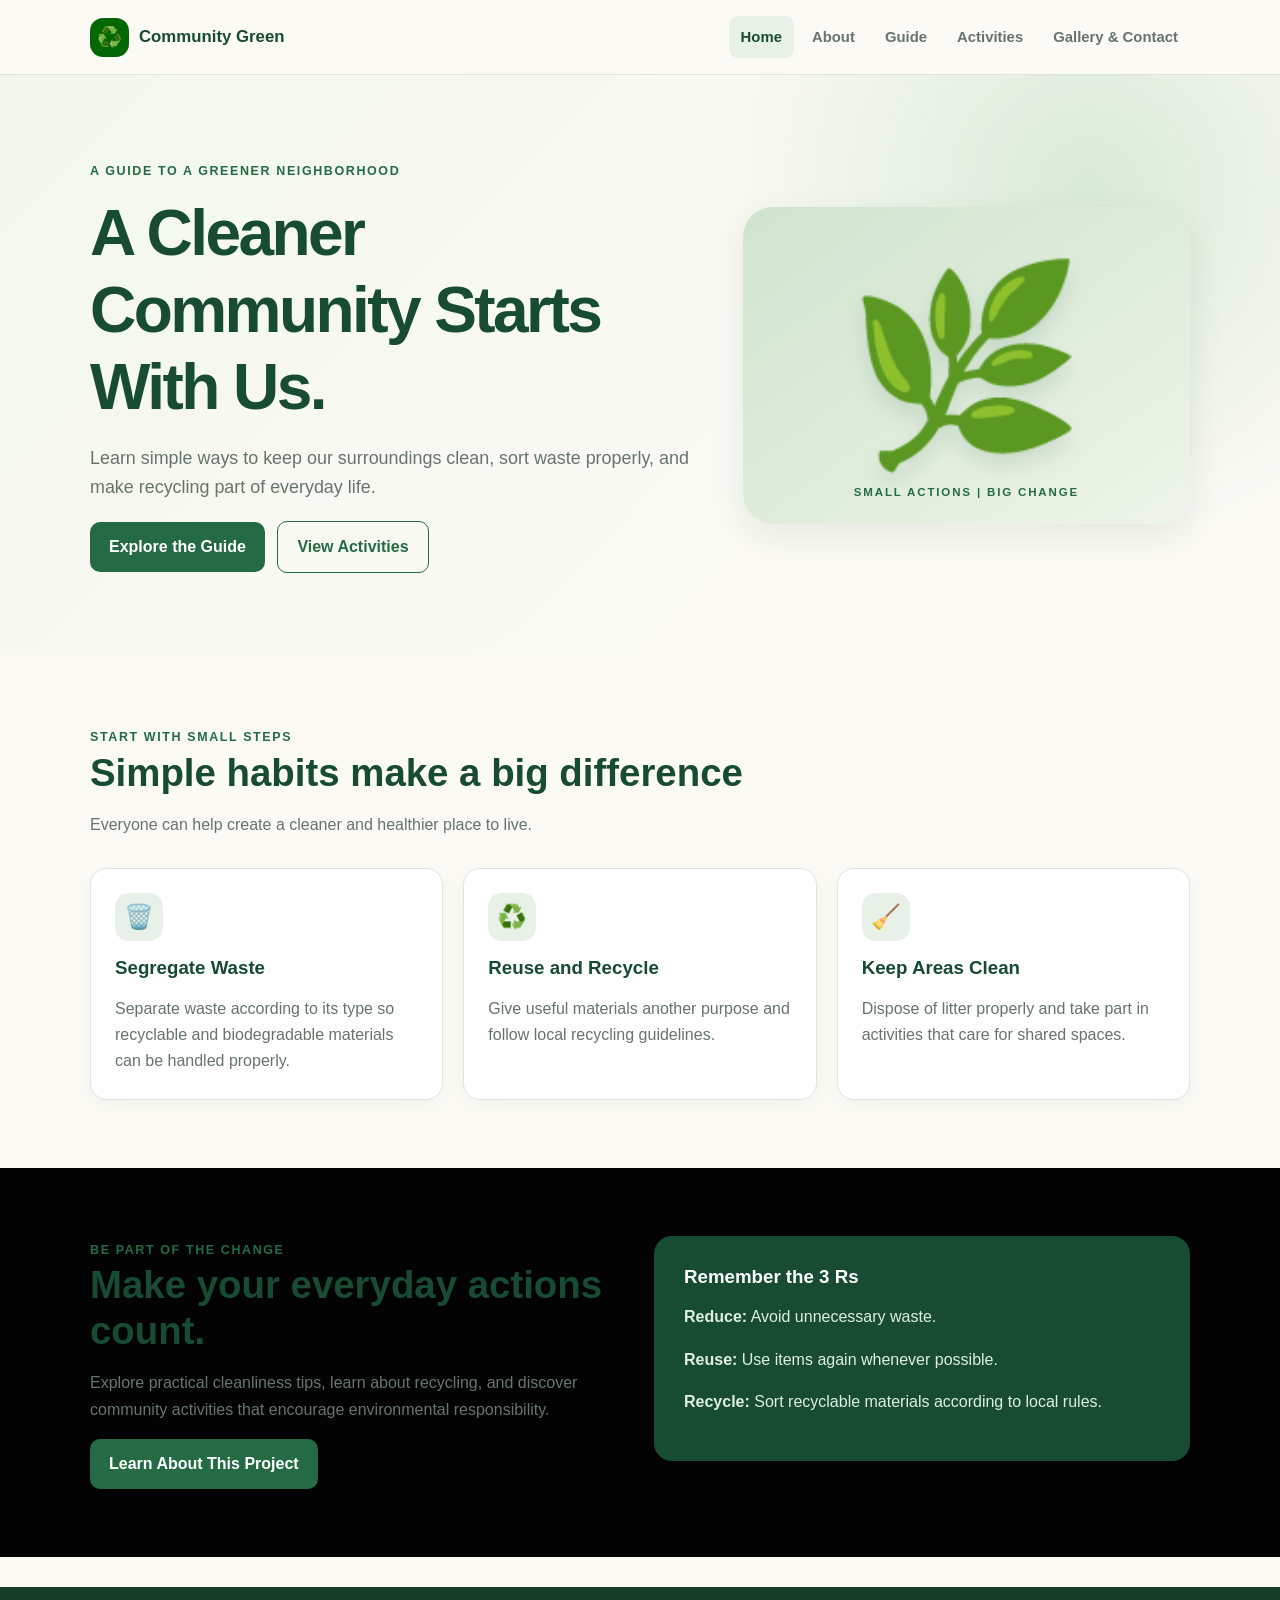
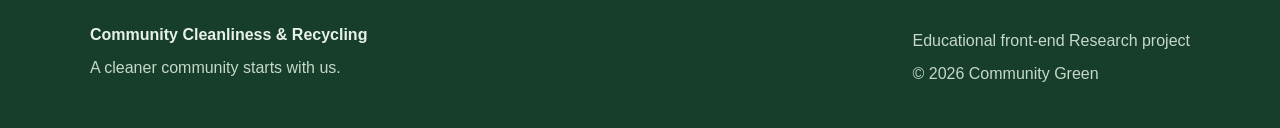
<file: Community Cleanliness Recycling Guide/index.html>
<!DOCTYPE html>
<html lang="en">
<head>
  <meta charset="UTF-8">
  <meta name="viewport" content="width=device-width, initial-scale=1.0">
  <title>Home | Community Cleanliness & Recycling </title>


  <link rel="stylesheet" href="css/style.css">


  <script src="js/script.js" defer></script>


</head>


<body>


  <header class="site-header">

    <div class="container nav-wrap">
            <a class="brand" href="index.html"><span class="brand-mark" aria-hidden="true">♻️</span>
              <span>Community Green</span></a>
          <button class="menu-toggle" type="button" aria-label="Toggle navigation" aria-expanded="false">☰</button>
          <nav class="nav-links" aria-label="Main navigation">
          <a href="index.html" class="active" aria-current="page">Home</a>
          <a href="about.html" class="">About</a>
          <a href="guide.html" class="">Guide</a>
          <a href="activities.html" class="">Activities</a>
          <a href="gallery.html" class="">Gallery & Contact</a></nav>
          </div>
  </header>
  
<main>
  <section class="hero">
    <div class="container hero-grid">
      <div>
        <span class="eyebrow">A guide to a greener neighborhood</span>
        <h1>A Cleaner Community Starts With Us.</h1>
        <p class="lead">Learn simple ways to keep our surroundings clean, sort waste properly, and make recycling part of everyday life.</p>
        <a class="btn" href="guide.html">Explore the Guide</a>
        <a class="btn btn-outline" href="activities.html">View Activities</a>
      </div>
      <div class="hero-art" role="img" aria-label="Green leaf symbolizing a healthy environment">
        <span class="big-leaf" aria-hidden="true">🌿</span>
      </div>
    </div>
  </section>

  <section class="section">
    <div class="container">
      <div class="section-head"><span class="eyebrow">Start with small steps</span><h2>Simple habits make a big difference</h2>
        <p>Everyone can help create a cleaner and healthier place to live.</p></div>
      <div class="cards">
        <article class="card"><div class="card-icon" aria-hidden="true">🗑️</div>
          <h3>Segregate Waste</h3>
          <p>Separate waste according to its type so recyclable and biodegradable materials can be handled properly.</p>
        </article>
        <article class="card"><div class="card-icon" aria-hidden="true">♻️</div>
          <h3>Reuse and Recycle</h3>
          <p>Give useful materials another purpose and follow local recycling guidelines.</p>
        </article>
        <article class="card"><div class="card-icon" aria-hidden="true">🧹</div>
          <h3>Keep Areas Clean</h3>
          <p>Dispose of litter properly and take part in activities that care for shared spaces.</p>
        </article>
      </div>
    </div>
  </section>

  <section class="section section-soft">
    <div class="container two-col">
      <div>
        <span class="eyebrow">Be part of the change</span>
        <h2>Make your everyday actions count.</h2>
        <p class="muted">Explore practical cleanliness tips, learn about recycling, 
          and discover community activities that encourage environmental responsibility.</p>
          <a class="btn" href="about.html">Learn About This Project</a>
        </div>
      <div class="callout"><h3>Remember the 3 Rs</h3><p><strong>Reduce:</strong> Avoid unnecessary waste.</p>
        <p><strong>Reuse:</strong> Use items again whenever possible.</p>
        <p><strong>Recycle:</strong> Sort recyclable materials according to local rules.</p></div>
    </div>
  </section>
</main>

  <footer class="site-footer">
    <div class="container footer-grid">
      <div><strong>Community Cleanliness & Recycling</strong>
        <p>A cleaner community starts with us.</p>
      </div>
      <div><p>Educational front-end Research project</p>
        <p>© <span id="currentYear"></span> Community Green</p>
      </div>
    </div>
  </footer>
</body>
</html>
</file>
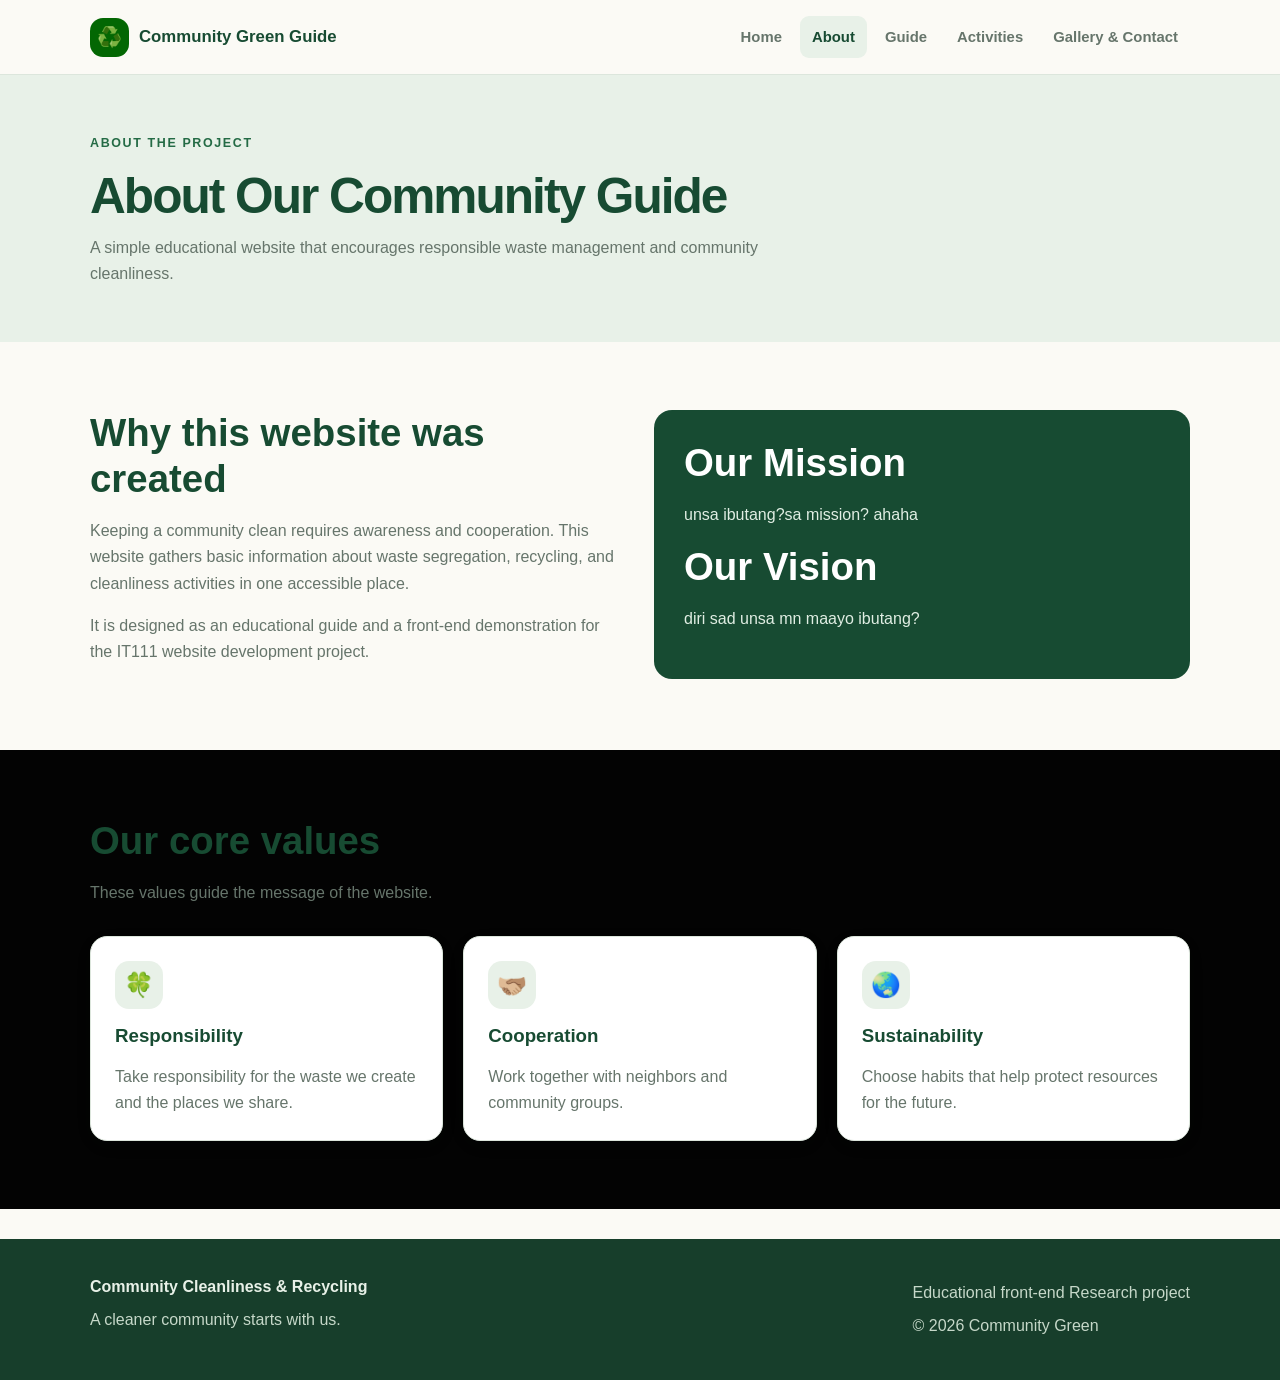
<file: Community Cleanliness Recycling Guide/about.html>
<!DOCTYPE html>
<html lang="en">
<head>
  <meta charset="UTF-8">
  <meta name="viewport" content="width=device-width, initial-scale=1.0">
  <title>About Us | Community Cleanliness & Recycling</title>
  <link rel="stylesheet" href="css/style.css">
  <script src="js/script.js" defer></script>
</head>
<body>
  <header class="site-header">
    <div class="container nav-wrap">
      <a class="brand" href="index.html"><span class="brand-mark" aria-hidden="true">♻️</span>  
      </span><span>Community Green Guide</span></a>
      <button class="menu-toggle" type="button" aria-label="Toggle navigation" aria-expanded="false">☰</button>
      <nav class="nav-links" aria-label="Main navigation"><a href="index.html" class="">Home</a>
<a href="about.html" class="active" aria-current="page">About</a>
<a href="guide.html" class="">Guide</a>
<a href="activities.html" class="">Activities</a>
<a href="gallery.html" class="">Gallery & Contact</a></nav>
    </div>
  </header>
  
<main>
<section class="page-hero">
    <div class="container">
      <span class="eyebrow">
        About the project</span>
    <h1>About Our Community Guide</h1>
    <p>A simple educational website that encourages responsible waste management and community cleanliness.</p>
  </div>
</section>
<section class="section">
    <div class="container two-col">
    <div><h2>Why this website was created</h2>
      <p class="muted">Keeping a community clean requires awareness and cooperation. 
        This website gathers basic information about waste segregation, 
        recycling, and cleanliness activities in one accessible place.</p>
      <p class="muted">It is designed as an educational guide and a 
        front-end demonstration for the IT111 website development project.</p>
    </div>
    <div class="callout">
      <h2>Our Mission</h2>
      <p>unsa ibutang?sa mission? ahaha</p>
      <h2>Our Vision</h2>
      <p>diri sad unsa mn maayo ibutang?</p></div>
  </div>
</section>
<section class="section section-soft">
  <div class="container">
    <div class="section-head">
      <h2>Our core values</h2>
      <p>These values guide the message of the website.</p>
    </div>
    <div class="cards">
    <article class="card"><div class="card-icon">🍀
    </div>
      <h3>Responsibility</h3>
      <p>Take responsibility for the waste we create and the places we share.</p>
    </article>
    <article class="card"><div class="card-icon">🫱🏼‍🫲🏽
    </div>
      <h3>Cooperation</h3>
      <p>Work together with neighbors and community groups.</p>
    </article>
    <article class="card"><div class="card-icon">🌏
    </div>
    <h3>Sustainability</h3>
    <p>Choose habits that help protect resources for the future.</p>
  </article>
    </div>
  </div>

</section>
</main>


  <footer class="site-footer">
    <div class="container footer-grid">
      <div>
        <strong>Community Cleanliness & Recycling</strong>
        <p>A cleaner community starts with us.</p>
      </div>
      <div>
        <p>Educational front-end Research project</p>
        <p>© <span id="currentYear"></span> Community Green</p>
      </div>
    </div>
  </footer>
</body>
</html>
</file>
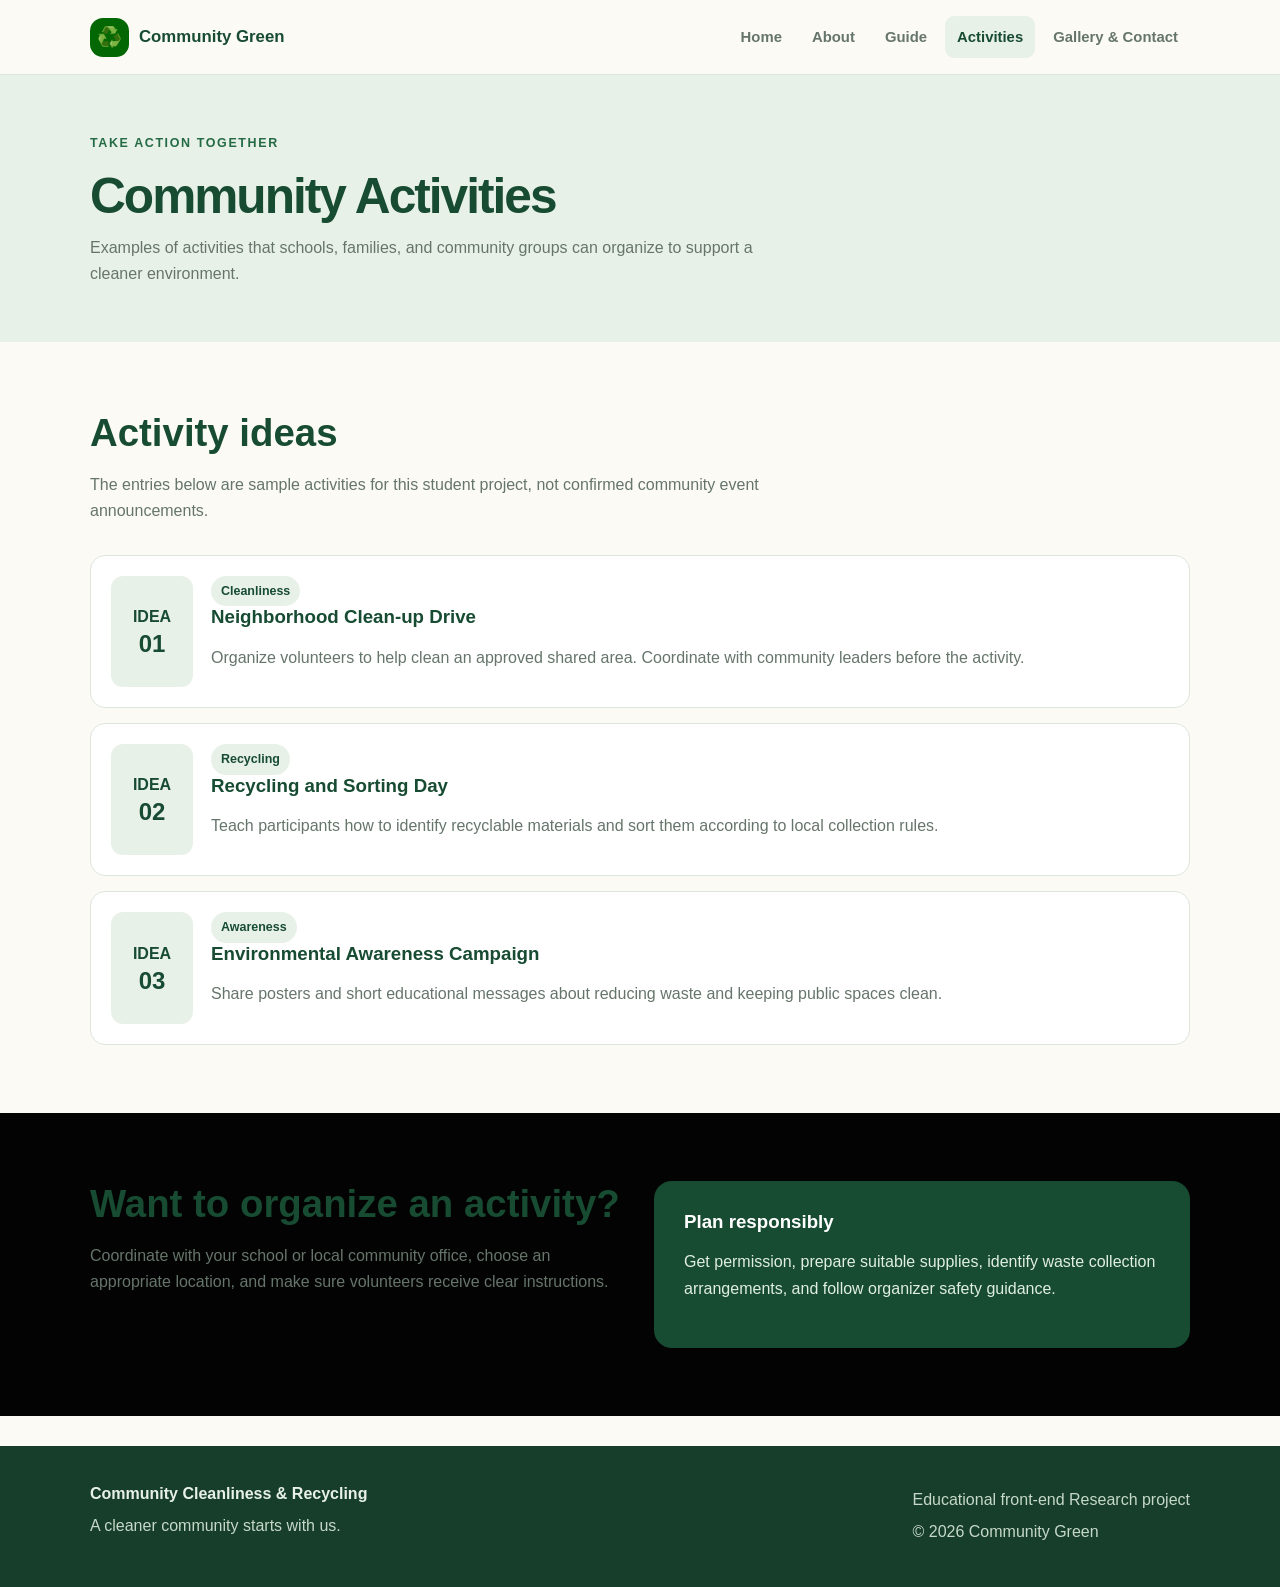
<file: Community Cleanliness Recycling Guide/activities.html>
<!DOCTYPE html>
<html lang="en">
<head>
  <meta charset="UTF-8">
  <meta name="viewport" content="width=device-width, initial-scale=1.0">
  <title>Community Activities | Community Cleanliness & Recycling</title>
  <link rel="stylesheet" href="css/style.css">
  <script src="js/script.js" defer></script>
</head>
<body>
  <header class="site-header">
    <div class="container nav-wrap">
      <a class="brand" href="index.html"><span class="brand-mark" aria-hidden="true">♻️</span><span>Community Green</span></a>
      <button class="menu-toggle" type="button" aria-label="Toggle navigation" aria-expanded="false">☰</button>
      <nav class="nav-links" aria-label="Main navigation"><a href="index.html" class="">Home</a>
<a href="about.html" class="">About</a>
<a href="guide.html" class="">Guide</a>
<a href="activities.html" class="active" aria-current="page">Activities</a>
<a href="gallery.html" class="">Gallery & Contact</a></nav>
    </div>
  </header>
  
<main>
  <section class="page-hero"><div class="container"><span class="eyebrow">Take action together</span><h1>Community Activities</h1><p>Examples of activities that schools, families, and community groups can organize to support a cleaner environment.</p></div></section>
  <section class="section"><div class="container">
    <div class="section-head"><h2>Activity ideas</h2><p>The entries below are sample activities for this student project, not confirmed community event announcements.</p></div>
    <div class="event-list">
      <article class="event"><div class="date-box"><span>IDEA</span><strong>01</strong></div><div><span class="pill">Cleanliness</span><h3>Neighborhood Clean-up Drive</h3><p class="muted">Organize volunteers to help clean an approved shared area. Coordinate with community leaders before the activity.</p></div></article>
      <article class="event"><div class="date-box"><span>IDEA</span><strong>02</strong></div><div><span class="pill">Recycling</span><h3>Recycling and Sorting Day</h3><p class="muted">Teach participants how to identify recyclable materials and sort them according to local collection rules.</p></div></article>
      <article class="event"><div class="date-box"><span>IDEA</span><strong>03</strong></div><div><span class="pill">Awareness</span><h3>Environmental Awareness Campaign</h3><p class="muted">Share posters and short educational messages about reducing waste and keeping public spaces clean.</p></div></article>
    </div>
  </div></section>
  <section class="section section-soft"><div class="container two-col"><div><h2>Want to organize an activity?</h2><p class="muted">Coordinate with your school or local community office, choose an appropriate location, and make sure volunteers receive clear instructions.</p></div><div class="callout"><h3>Plan responsibly</h3><p>Get permission, prepare suitable supplies, identify waste collection arrangements, and follow organizer safety guidance.</p></div></div></section>
</main>

  <footer class="site-footer">
    <div class="container footer-grid">
      <div><strong>Community Cleanliness & Recycling </strong><p>A cleaner community starts with us.</p></div>
      <div><p>Educational front-end Research project</p><p>© <span id="currentYear"></span> Community Green </p></div>
    </div>
  </footer>
</body>
</html>
</file>
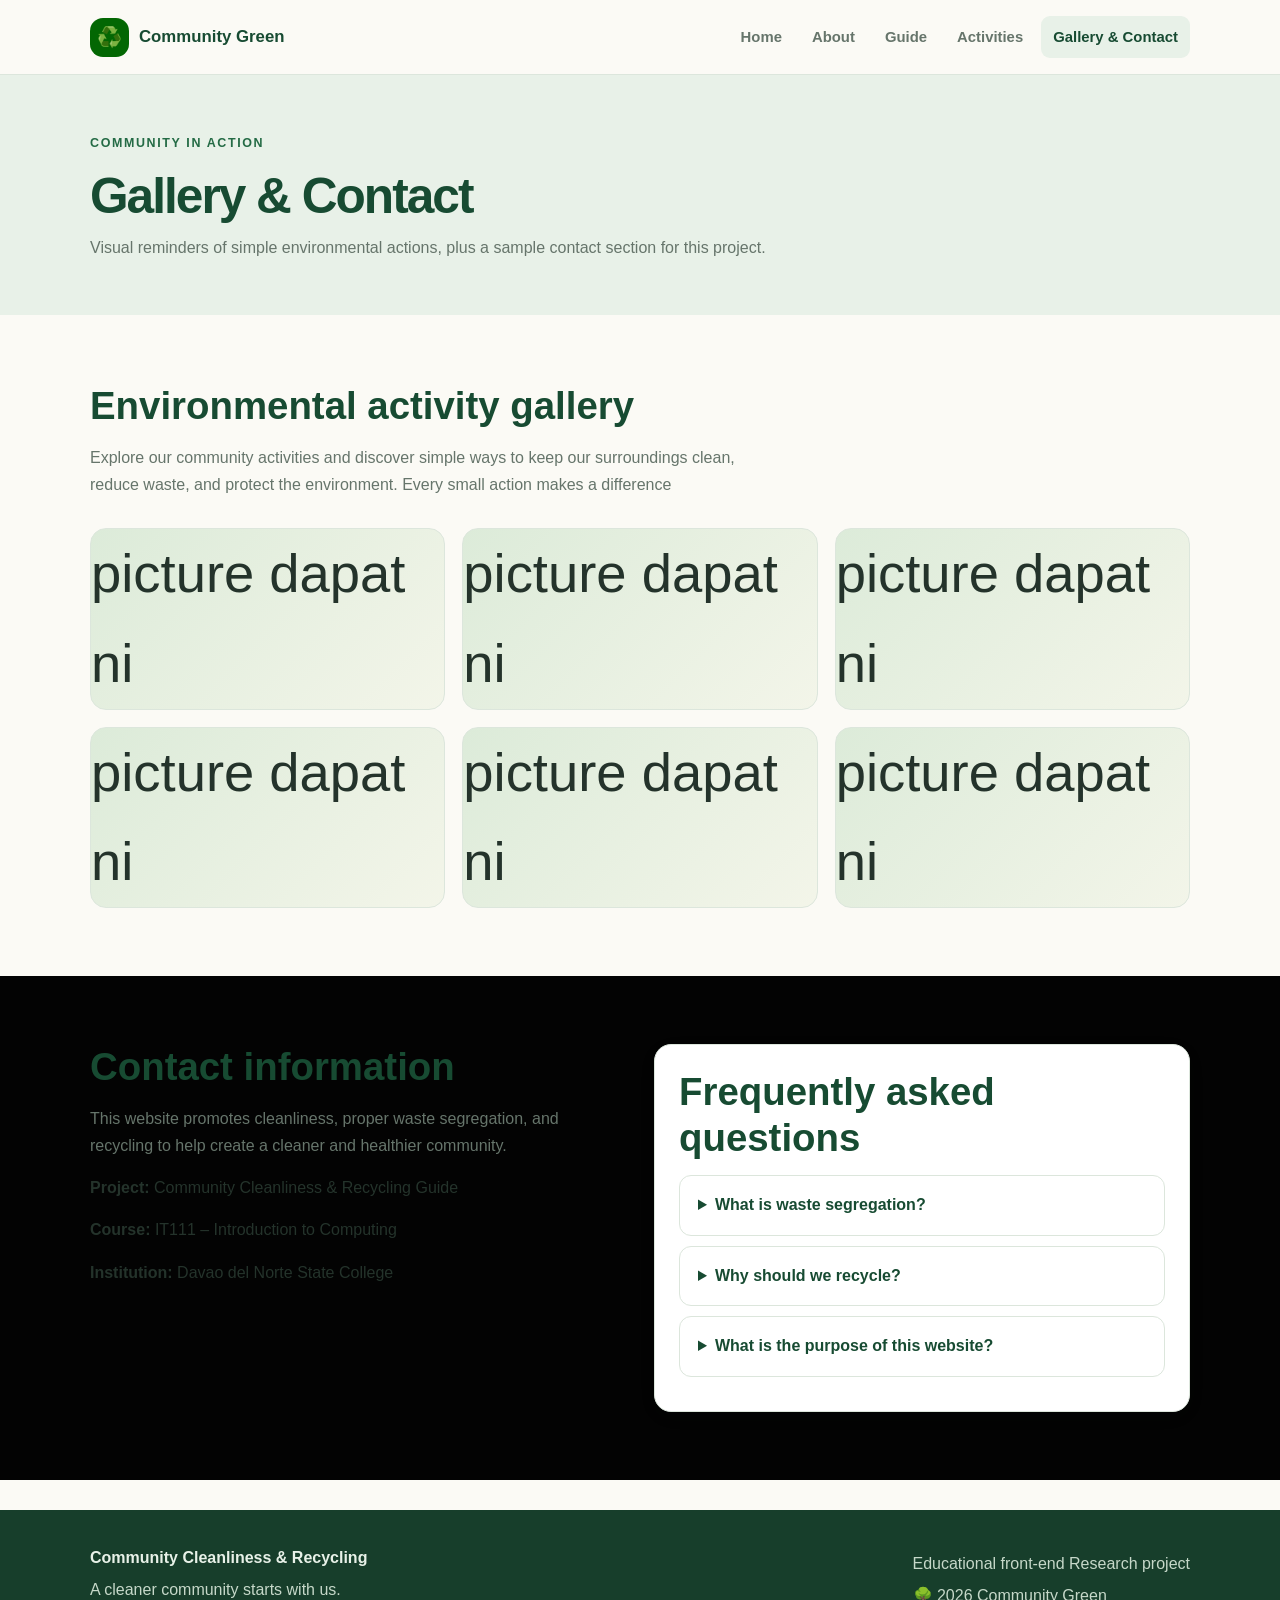
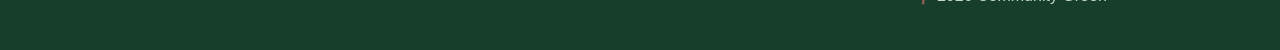
<file: Community Cleanliness Recycling Guide/gallery.html>
<!DOCTYPE html>
<html lang="en">
<head>
  <meta charset="UTF-8">
  <meta name="viewport" content="width=device-width, initial-scale=1.0">
  <title>Gallery & Contact | Community Cleanliness & Recycling </title>
  <link rel="stylesheet" href="css/style.css">
  <script src="js/script.js" defer></script>
</head>
<body>
  <header class="site-header">
    <div class="container nav-wrap">
      <a class="brand" href="index.html"><span class="brand-mark" aria-hidden="true">♻️</span><span>Community Green </span></a>
      <button class="menu-toggle" type="button" aria-label="Toggle navigation" aria-expanded="false">☰</button>
      <nav class="nav-links" aria-label="Main navigation"><a href="index.html" class="">Home</a>
<a href="about.html" class="">About</a>
<a href="guide.html" class="">Guide</a>
<a href="activities.html" class="">Activities</a>
<a href="gallery.html" class="active" aria-current="page">Gallery & Contact</a></nav>
    </div>
  </header>
  
<main>
  <section class="page-hero"><div class="container"><span class="eyebrow">Community in action</span><h1>Gallery & Contact</h1><p>Visual reminders of simple environmental actions, plus a sample contact section for this project.</p></div></section>
  <section class="section"><div class="container">
    <div class="section-head"><h2>Environmental activity gallery</h2>
      <p>Explore our community activities and discover simple ways to keep our surroundings clean,
         reduce waste, and protect the environment. Every small action makes a difference</p>
    </div>
    <div class="gallery-grid">
      <div class="gallery-tile"
                role="img" aria-label="Illustration of planting a tree">
                picture dapat ni</div>
      <div class="gallery-tile" 
                role="img" aria-label="Illustration of recycling materials">
                picture dapat ni</div>
      <div class="gallery-tile" role="img" 
      aria-label="Illustration of cleaning a public area">
                picture dapat ni</div>
      <div class="gallery-tile" role="img" 
                aria-label="Illustration of reusable bags">
                picture dapat ni</div>
      <div class="gallery-tile" role="img" 
                aria-label="Illustration of composting">
                picture dapat ni</div>
      <div class="gallery-tile" role="img" 
                aria-label="Illustration of a clean community">
                picture dapat ni</div>
    </div>
  </div></section>
  <section class="section section-soft"><div class="container two-col">
    <div><h2>Contact information</h2>
      <p class="muted">This website promotes cleanliness, proper waste
    segregation, and recycling to help create a
    cleaner and healthier community.</p>
        <p><strong>Project:</strong> Community Cleanliness & Recycling Guide</p>
        <p><strong>Course:</strong> IT111 – Introduction to Computing</p>
        <p><strong>Institution:</strong> Davao del Norte State College</p></div>
    <div class="card"><h2>Frequently asked questions</h2><div class="faq">
      <details><summary>What is waste segregation?</summary>
        <p class="muted">It is the practice of separating waste into categories to support proper handling and disposal.</p></details>
      <details><summary>Why should we recycle?</summary><p class="muted">Recycling can help conserve materials and reduce the amount of waste sent for disposal.</p></details>
      <details><summary>What is the purpose of this website?</summary>
        <p class="muted">The purpose of this website is to educate the community about environmental
           responsibility and provide practical guidance on maintaining a clean and sustainable environment.</p>
      </details>
    </div></div>
  </div></section>
</main>

  <footer class="site-footer">
    <div class="container footer-grid">
      <div><strong>Community Cleanliness & Recycling </strong><p>A cleaner community starts with us.</p></div>
      <div><p>Educational front-end Research project</p><p>🌳 <span id="currentYear"></span> Community Green </p></div>
    </div>
  </footer>
</body>
</html>
</file>
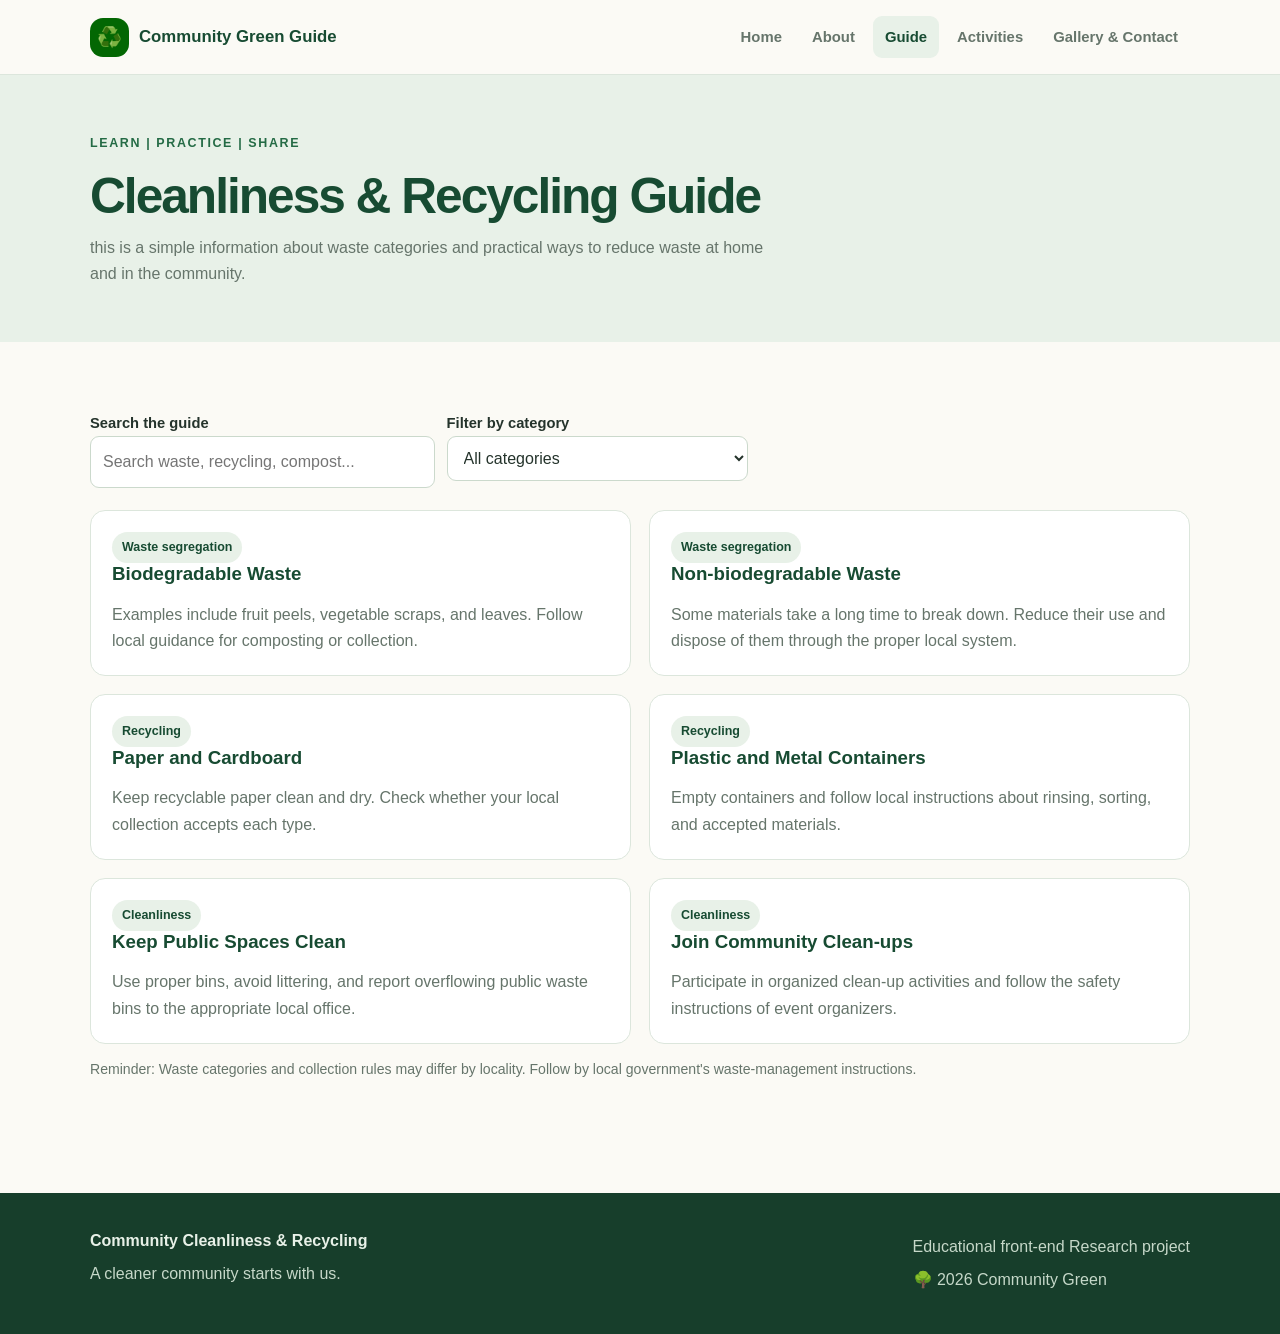
<file: Community Cleanliness Recycling Guide/guide.html>
<!DOCTYPE html>
<html lang="en">
<head>
  <meta charset="UTF-8">
  <meta name="viewport" content="width=device-width, initial-scale=1.0">
  <title>Cleanliness & Recycling  | Community Cleanliness & Recycling </title>
  <link rel="stylesheet" href="css/style.css">
  <script src="js/script.js" defer></script>
</head>
<body>
  <header class="site-header">
    <div class="container nav-wrap">
      <a class="brand" href="index.html"><span class="brand-mark" aria-hidden="true">♻️</span><span>Community Green Guide</span></a>
      <button class="menu-toggle" type="button" aria-label="Toggle navigation" aria-expanded="false">☰</button>
      <nav class="nav-links" aria-label="Main navigation"><a href="index.html" class="">Home</a>
<a href="about.html" class="">About</a>
<a href="guide.html" class="active" aria-current="page">Guide</a>
<a href="activities.html" class="">Activities</a>
<a href="gallery.html" class="">Gallery & Contact</a></nav>
    </div>
  </header>
  
<main>
  <section class="page-hero">
    <div class="container">
    <span class="eyebrow">Learn | Practice | Share</span><h1>Cleanliness & Recycling Guide</h1>
    <p>this is a simple information about waste categories and practical ways to reduce waste at home and in the community.</p>
  </div>
</section>
  <section class="section"><div class="container">
    <div class="guide-tools">
      <div class="search-box"><label for="guideSearch">Search the guide</label><input id="guideSearch" type="search" placeholder="Search waste, recycling, compost..."></div>
      <div><label for="guideFilter">Filter by category</label><select id="guideFilter"><option value="all">All categories</option><option value="segregation">Waste segregation</option><option value="recycling">Recycling</option><option value="cleanliness">Cleanliness</option></select></div>
    </div>
    <div class="guide-grid">
      <article class="guide-card" data-category="segregation">
        <span class="pill">Waste segregation</span>
        <h3>Biodegradable Waste</h3>
        <p>Examples include fruit peels, vegetable scraps, and leaves. Follow local guidance for composting or collection.</p>
      </article>
      <article class="guide-card" data-category="segregation">
        <span class="pill">Waste segregation</span>
        <h3>Non-biodegradable Waste</h3>
        <p>Some materials take a long time to break down. Reduce their use and dispose of them through the proper local system.</p>
      </article>
      <article class="guide-card" data-category="recycling">
        <span class="pill">Recycling</span>
        <h3>Paper and Cardboard</h3>
        <p>Keep recyclable paper clean and dry. Check whether your local collection accepts each type.</p>
      </article>
      <article class="guide-card" data-category="recycling">
        <span class="pill">Recycling</span>
        <h3>Plastic and Metal Containers</h3>
        <p>Empty containers and follow local instructions about rinsing, sorting, and accepted materials.</p>
      </article>
      <article class="guide-card" data-category="cleanliness">
        <span class="pill">Cleanliness</span>
        <h3>Keep Public Spaces Clean</h3>
        <p>Use proper bins, avoid littering, and report overflowing public waste bins to the appropriate local office.</p>
      </article>
      <article class="guide-card" data-category="cleanliness">
        <span class="pill">Cleanliness</span>
        <h3>Join Community Clean-ups</h3>
        <p>Participate in organized clean-up activities and follow the safety instructions of event organizers.</p>
      </article>
    </div>
    <p class="form-note">Reminder: Waste categories and collection rules may differ by locality. 
      Follow by local government's waste-management instructions.</p>
  </div></section>
</main>

  <footer class="site-footer">
    <div class="container footer-grid">
      <div>
        <strong>Community Cleanliness & Recycling </strong>
        <p>A cleaner community starts with us.</p>
      </div>
      <div>
        <p>Educational front-end Research project</p>
        <p>🌳 <span id="currentYear"></span> Community Green</p>
      </div>
    </div>
  </footer>
</body>
</html>
</file>
<file: Community Cleanliness Recycling Guide/css/style.css>
:root {
  --green: #246b45;
  --green-dark: #174b32;
  --sage: #e8f1e8;
  --cream: #fbfaf5;
  --ink: #24332b;
  --muted: #66756b;
  --white: #fff;
  --border: #dce6dc;
  --shadow: 0 12px 35px rgba(27, 67, 43, .09);
}

* {
   box-sizing: border-box; 
  }
html{
   scroll-behavior: smooth; 
  }

body{
   margin: 0; 
   font-family: Arial, Helvetica, sans-serif; 
   color: var(--ink); 
   background: var(--cream); 
   line-height: 1.65; 
  }
a{
   color: inherit;
  text-decoration: none; 
}
img{
   max-width: 100%;
   display: block; 
  }
.container{
   width: min(1100px, 92%); 
   margin: auto; }
.site-header{ 
  background: rgba(251,250,245,.96); 
  border-bottom: 1px solid var(--border); 
  position: sticky; 
  top: 0; 
  z-index: 20; }
.nav-wrap{ 
  min-height: 74px; 
  display: flex; 
  align-items: center; 
  justify-content: space-between; 
  gap: 20px; 
}
.brand{
   display: flex; 
   align-items: center; 
   gap: 10px; 
   color: var(--green-dark); 
   font-weight: 800; 
   font-size: 1.05rem; 
  }
.brand-mark{ 
  width: 39px;
   height: 39px;
    display: grid;
     place-items: center; 
     background: rgb(3, 103, 3); 
     color: white; 
     border-radius: 13px; 
     font-size: 1.25rem; }
.nav-links{ 
  display: flex; 
  align-items: center; 
  gap: 6px; 
}
.nav-links a{
   padding: 9px 12px; 
   border-radius: 9px; 
   color: var(--muted); 
   font-size: .93rem; 
   font-weight: 700; }
.nav-links a:hover, .nav-links a.active{
   background: var(--sage);
    color: var(--green-dark); 
  }
.menu-toggle{ 
  display: none; 
  border: 1px solid var(--border); 
  background: white; 
  border-radius: 9px; 
  padding: 8px 12px; 
  font-size: 1.2rem; 
  cursor: pointer; 
}
.hero{ 
  padding: 82px 0; 
  background: radial-gradient(circle at 85% 20%, #d9ead8 0, transparent 30%), 
  linear-gradient(135deg, #f2f7ed, #fbfaf5 65%); 
}
.hero-grid{ 
  display: grid; 
  grid-template-columns: 1.15fr .85fr; 
  align-items: center;
   gap: 48px; 
  }
.eyebrow{ 
  color: var(--green); 
  font-size: .78rem; 
  font-weight: 800; 
  letter-spacing: .13em; 
  text-transform: uppercase; 
}
h1,h2,h3 
{ line-height: 1.2; 
  color: var(--green-dark); 
}
h1{ 
  font-size: clamp(2.25rem, 5vw, 4rem); 
  margin: 12px 0 18px; 
  letter-spacing: -.04em; }
h2{ 
  font-size: clamp(1.7rem, 3vw, 2.4rem); 
  margin: 0 0 14px; }
h3 { 
  margin: 0 0 9px; 
}
.lead{ 
  color: var(--muted); 
  font-size: 1.12rem; 
  max-width: 620px; 
}
.hero-art 
{ min-height: 310px; 
  border-radius: 30px; 
  background: linear-gradient(145deg, #cfe4ce, #eef4e9); 
  display: grid; 
  place-items: center; 
  box-shadow: var(--shadow); 
  position: relative; 
  overflow: hidden; 
}
.hero-art .big-leaf 
{ font-size: clamp(7rem, 17vw, 12rem); 
  filter: drop-shadow(0 12px 10px rgba(29,82,48,.12)); 
}
.hero-art:after {
   content: "SMALL ACTIONS | BIG CHANGE";
   position: absolute; 
   bottom: 22px;
   font-size: .72rem; 
   letter-spacing: .16em; 
   font-weight: 800; 
   color: var(--green); }
.btn {
   display: inline-block; 
   border: 0; 
   border-radius: 10px; 
   padding: 12px 19px; 
   background: var(--green); 
   color: white; 
   font-weight: 800; 
   cursor: pointer; 
   transition: .2s; }
.btn:hover { 
  background: var(--green-dark); 
  transform: translateY(-2px); 
}
.btn-outline{ 
  background: transparent; 
  color: var(--green); 
  border: 1px solid var(--green); 
  margin-left: 8px; 
}
.btn-outline:hover { 
  color: white;
 }
.section { 
  padding: 68px 0; 
}
.section-soft {
   background: #030303;
   }
.section-head { 
  max-width: 680px; 
  margin-bottom: 30px; }
.section-head p, .muted {
   color: var(--muted); 
  }
.cards {
   display: grid; 
   grid-template-columns: 
   repeat(3, 1fr); 
   gap: 20px;
  }
.card { 
  background: white; 
  border: 1px solid var(--border); 
  border-radius: 17px; 
  padding: 24px; 
  box-shadow: 0 5px 20px rgba(27,67,43,.04); 
}
.card-icon {
   width: 48px; 
   height: 48px; 
   display: grid; 
   place-items: center;
  border-radius: 14px; 
  background: var(--sage); 
  font-size: 1.5rem; 
  margin-bottom: 16px; 
}
.card p { 
  color: var(--muted); 
  margin-bottom: 0; 
}
.page-hero { 
  padding: 54px 0; 
  background: var(--sage);
 }
.page-hero h1 { 
  font-size: clamp(2rem, 4vw, 3.1rem); 
  margin-bottom: 8px; }
.page-hero p { 
  color: var(--muted); 
  max-width: 700px; 
  margin: 0; }
.two-col { display: grid; grid-template-columns: 1fr 1fr; gap: 28px; align-items: start; }
.callout { background: var(--green-dark); color: white; padding: 30px; border-radius: 18px; }
.callout h2, .callout h3 { color: white; }
.callout p { color: #e0eee3; }
.pill { display: inline-block; padding: 5px 10px; border-radius: 99px; background: var(--sage); color: var(--green-dark); font-size: .78rem; font-weight: 800; }
.guide-tools { display: flex; gap: 12px; flex-wrap: wrap; margin-bottom: 22px; }
input, select, textarea { width: 100%; border: 1px solid #cbd9cc; border-radius: 9px; padding: 12px; background: white; color: var(--ink); font: inherit; }
input:focus, select:focus, textarea:focus { outline: 3px solid #cce4cf; border-color: var(--green); }
.search-box { max-width: 420px; }
.guide-grid { display: grid; grid-template-columns: repeat(2, 1fr); gap: 18px; }
.guide-card { background: white; border: 1px solid var(--border); border-radius: 15px; padding: 21px; }
.guide-card[hidden] { display: none; }
.guide-card p { color: var(--muted); margin-bottom: 0; }
.event-list { display: grid; gap: 15px; }
.event { display: grid; grid-template-columns: 82px 1fr; gap: 18px; padding: 20px; background: white; border: 1px solid var(--border); border-radius: 15px; }
.date-box { background: var(--sage); border-radius: 12px; display: grid; place-content: center; text-align: center; color: var(--green-dark); font-weight: 800; }
.date-box strong { font-size: 1.5rem; line-height: 1.2; }
.gallery-grid { display: grid; grid-template-columns: repeat(3, 1fr); gap: 17px; }
.gallery-tile { min-height: 180px; display: grid; place-items: center; border-radius: 16px; background: linear-gradient(135deg, #dcebd9, #f3f5e9); font-size: 3.4rem; border: 1px solid var(--border); }
.form-grid { display: grid; grid-template-columns: 1fr 1fr; gap: 16px; }
.field { display: grid; gap: 6px; }
.field-full { grid-column: 1 / -1; }
label { font-weight: 700; font-size: .92rem; }
.form-note { font-size: .88rem; color: var(--muted); }
.notice { padding: 13px 15px; border-radius: 10px; background: #e8f4e9; color: var(--green-dark); margin-top: 14px; display: none; }
.faq details { background: white; border: 1px solid var(--border); padding: 16px 18px; border-radius: 12px; margin-bottom: 10px; }
.faq summary { cursor: pointer; font-weight: 800; color: var(--green-dark); }
.site-footer { background: #173e2b; color: #e8f1e8; padding: 35px 0; margin-top: 30px; }
.footer-grid { display: flex; justify-content: space-between; gap: 25px; flex-wrap: wrap; }
.site-footer p { color: #c6d8c9; margin: 6px 0; }
.site-footer a { text-decoration: underline; }
@media (max-width: 780px) {
  .menu-toggle { display: block; }
  .nav-wrap { flex-wrap: wrap; padding: 12px 0; }
  .nav-links { display: none; width: 100%; flex-direction: column; align-items: stretch; padding-bottom: 8px; }
  .nav-links.open { display: flex; }
  .nav-links a { padding: 11px; }
  .hero-grid, .two-col { grid-template-columns: 1fr; }
  .hero { padding: 55px 0; }
  .hero-art { min-height: 220px; }
  .cards, .gallery-grid { grid-template-columns: 1fr 1fr; }
}
@media (max-width: 520px) {
  .cards, .guide-grid, .gallery-grid, .form-grid { grid-template-columns: 1fr; }
  .field-full { grid-column: auto; }
  .event { grid-template-columns: 65px 1fr; padding: 14px; }
  .btn-outline { margin: 10px 0 0; }
}
</file>
